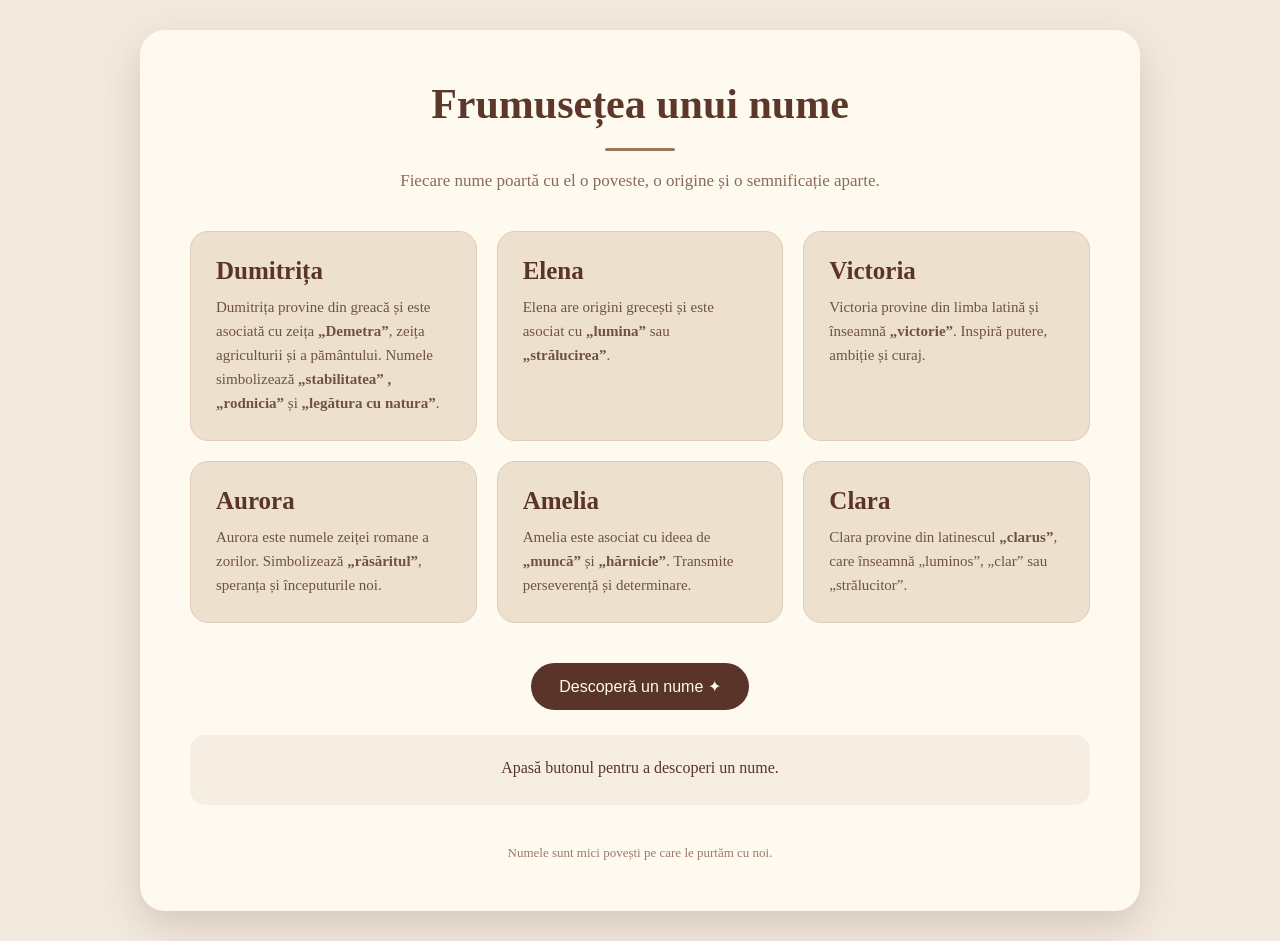
<file: Laboratorul 1/index.html>
<!DOCTYPE html>
<html lang="ro">
<head>
    <meta charset="UTF-8">
    <meta name="viewport" content="width=device-width, initial-scale=1.0">

    <title>Frumusețea unui nume</title>

    <link rel="stylesheet" href="style.css">
</head>

<body>

    <main class="pagina">

        <header>
            <h1>Frumusețea unui nume</h1>

            <div class="linie"></div>

            <p>
                Fiecare nume poartă cu el o poveste,
                o origine și o semnificație aparte.
            </p>
        </header>


        <section class="nume-container">

            <div class="card">
                <h2>Dumitrița</h2>

                <p>
                    Dumitrița provine din greacă și este asociată cu zeița
                    <strong>„Demetra”</strong>, zeița agriculturii și a pământului.
                    Numele simbolizează  <strong>„stabilitatea” ,</strong>
                    <strong>„rodnicia”</strong> și <strong>„legătura cu natura”</strong>.
                </p>
            </div>


            <div class="card">
                <h2>Elena</h2>

                <p>
                    Elena are origini grecești și este asociat cu
                    <strong>„lumina”</strong> sau
                    <strong>„strălucirea”</strong>.
                </p>
            </div>


            <div class="card">
                <h2>Victoria</h2>

                <p>
                    Victoria provine din limba latină și înseamnă
                    <strong>„victorie”</strong>.
                    Inspiră putere, ambiție și curaj.
                </p>
            </div>


            <div class="card">
                <h2>Aurora</h2>

                <p>
                    Aurora este numele zeiței romane a zorilor.
                    Simbolizează <strong>„răsăritul”</strong>,
                    speranța și începuturile noi.
                </p>
            </div>


            <div class="card">
                <h2>Amelia</h2>

                <p>
                    Amelia este asociat cu ideea de
                    <strong>„muncă”</strong> și
                    <strong>„hărnicie”</strong>.
                    Transmite perseverență și determinare.
                </p>
            </div>


            <div class="card">
                <h2>Clara</h2>

                <p>
                    Clara provine din latinescul
                    <strong>„clarus”</strong>, care înseamnă
                    „luminos”, „clar” sau „strălucitor”.
                </p>
            </div>

        </section>


        <section class="buton-zona">

            <button onclick="alegeNume()">
                Descoperă un nume ✦
            </button>

            <div id="rezultat">
                Apasă butonul pentru a descoperi un nume.
            </div>

        </section>


        <footer>
            Numele sunt mici povești pe care le purtăm cu noi.
        </footer>

    </main>


    <script src="script.js"></script>

</body>
</html>
</file>
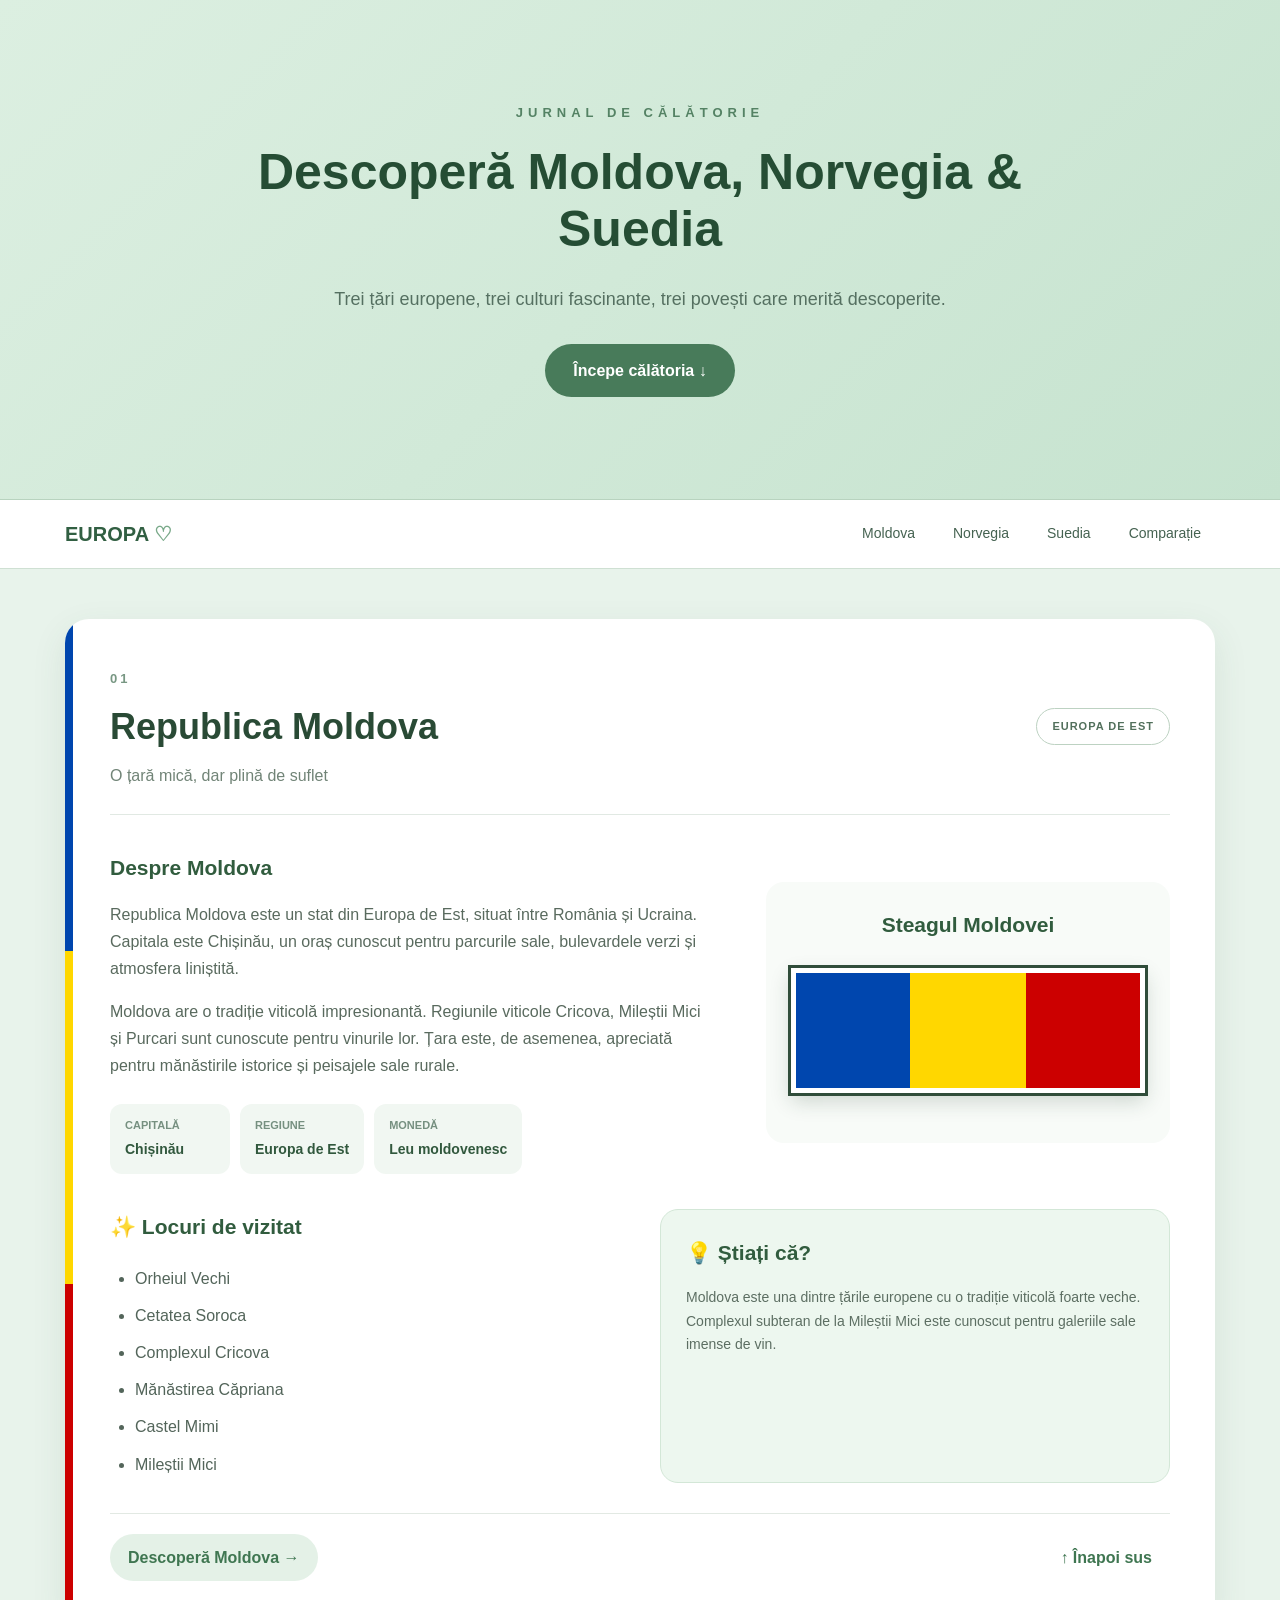
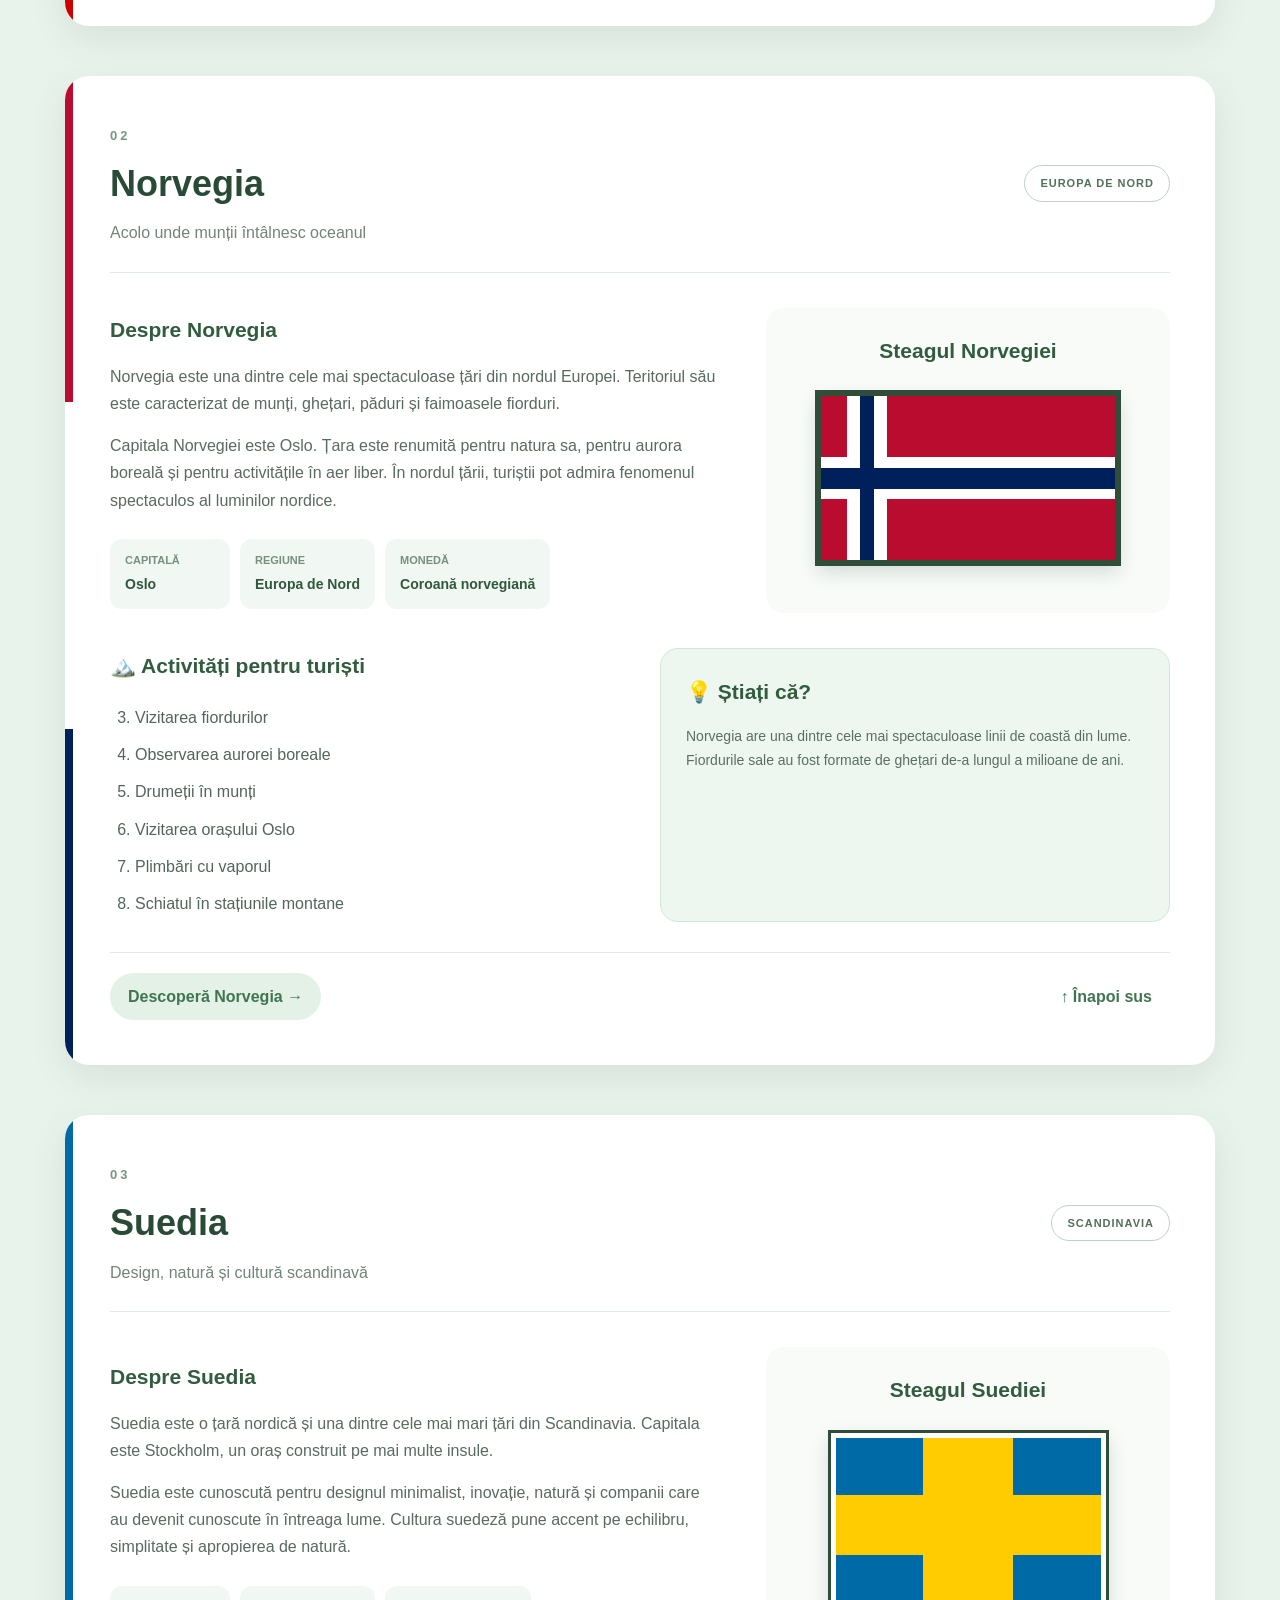
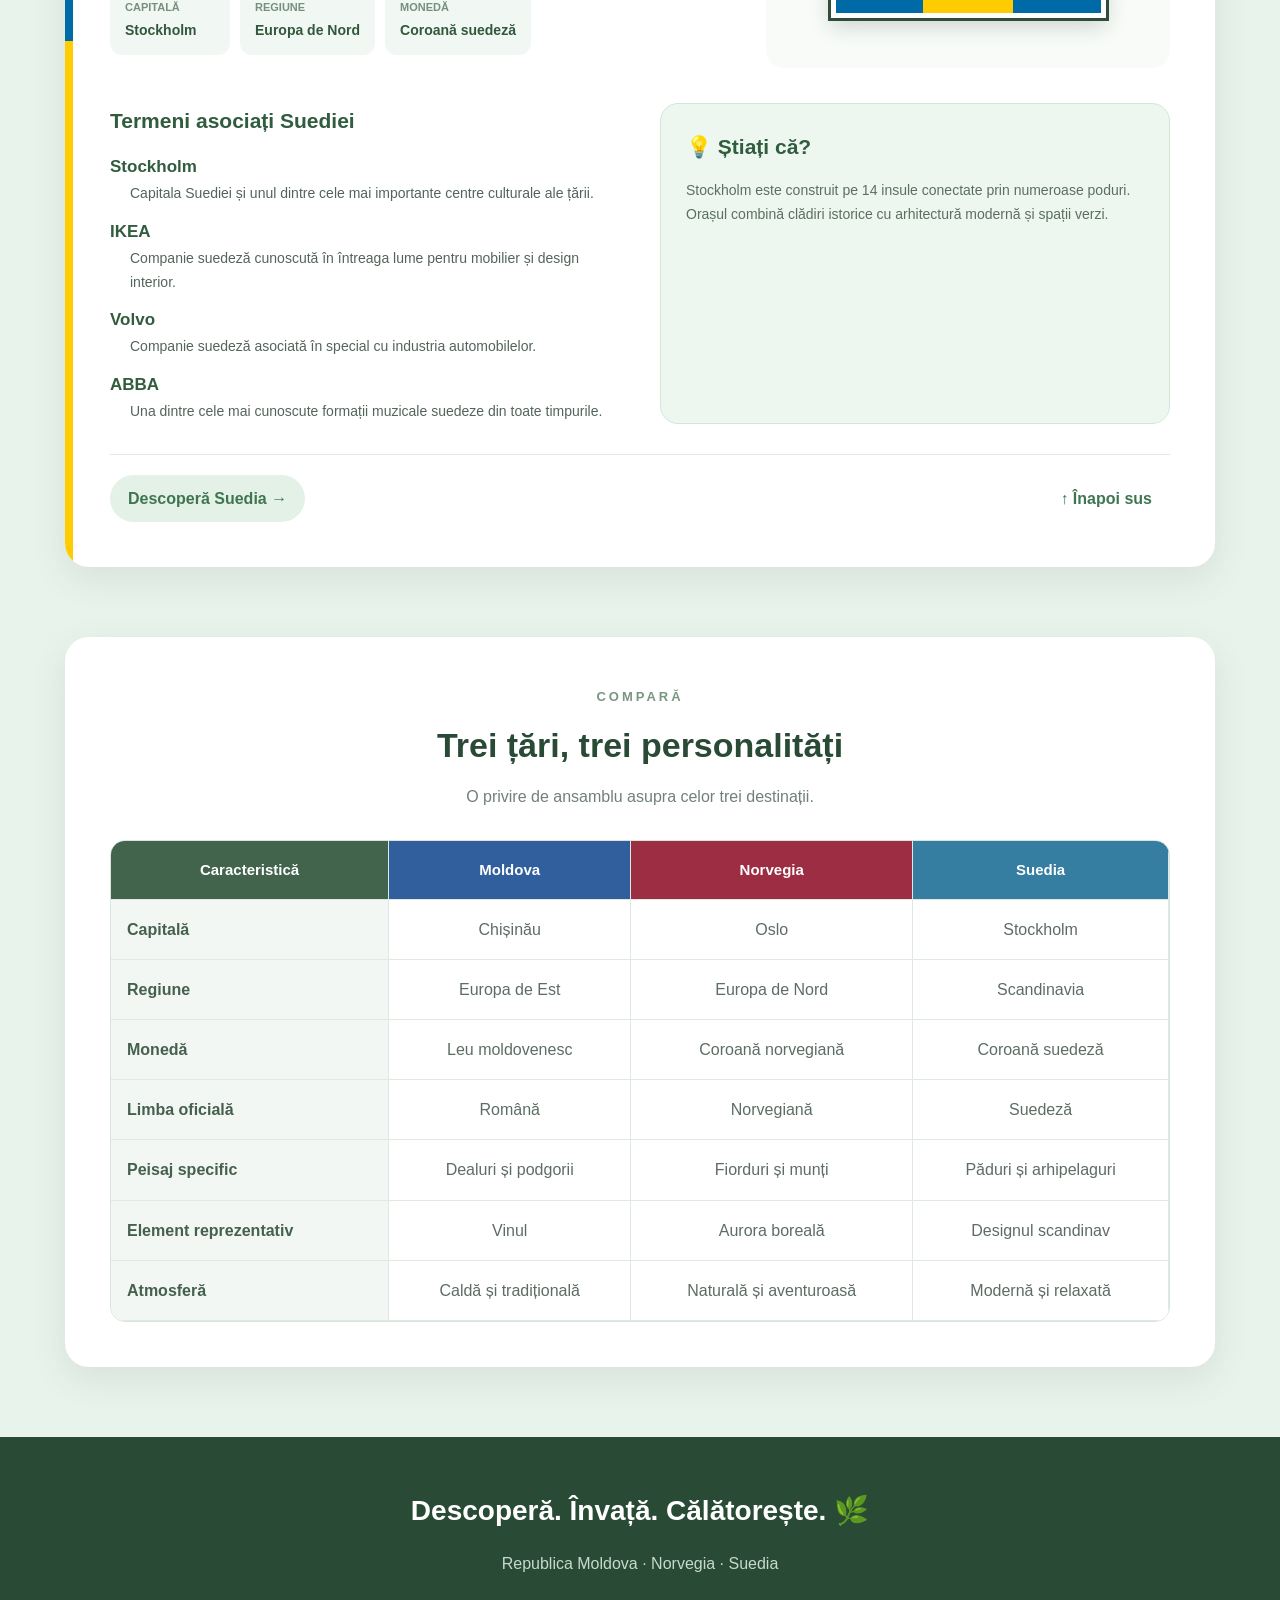
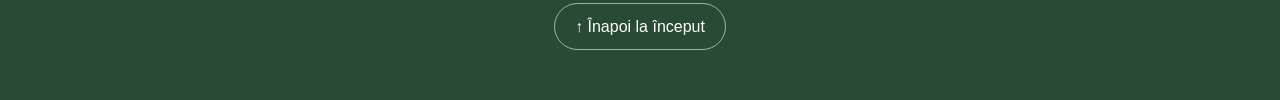
<file: Laboratorul 2/index.html>
<!DOCTYPE html>
<html lang="ro">

<head>

    <meta charset="UTF-8">
    <meta name="viewport" content="width=device-width, initial-scale=1.0">

    <title>Descoperă Europa - Moldova, Norvegia și Suedia</title>

    <link rel="stylesheet" href="style.css">

</head>


<body>

<header id="acasa">

    <div class="header-content">

        <p class="subtitle">JURNAL DE CĂLĂTORIE</p>

        <h1>Descoperă Moldova, Norvegia & Suedia</h1>

        <p class="intro">
            Trei țări europene, trei culturi fascinante,
            trei povești care merită descoperite.
        </p>

        <a href="#tari" class="buton-principal">
            Începe călătoria ↓
        </a>

    </div>

</header>

<nav>

    <div class="nav-container">

        <a href="#acasa" class="logo">
            EUROPA<span>♡</span>
        </a>

        <div class="meniu">

            <a href="#moldova"> Moldova</a>

            <a href="#norvegia"> Norvegia</a>

            <a href="#suedia"> Suedia</a>

            <a href="#comparatie">Comparație</a>

        </div>

    </div>

</nav>


<main id="tari">



<section class="tara moldova" id="moldova">

    <div class="tara-header">

        <div>

            <span class="numar">01</span>

            <h2>Republica Moldova</h2>

            <p class="slogan">
                O țară mică, dar plină de suflet
            </p>

        </div>

        <div class="badge">
            EUROPA DE EST
        </div>

    </div>


    <div class="continut-tara">


        <div class="text-tara">

            <h3>Despre Moldova</h3>

            <p>
                Republica Moldova este un stat din Europa de Est,
                situat între România și Ucraina. Capitala este
                Chișinău, un oraș cunoscut pentru parcurile sale,
                bulevardele verzi și atmosfera liniștită.
            </p>

            <p>
                Moldova are o tradiție viticolă impresionantă.
                Regiunile viticole Cricova, Mileștii Mici și
                Purcari sunt cunoscute pentru vinurile lor.
                Țara este, de asemenea, apreciată pentru
                mănăstirile istorice și peisajele sale rurale.
            </p>


            <div class="informatie">

                <div>
                    <strong>Capitală</strong>
                    <span>Chișinău</span>
                </div>

                <div>
                    <strong>Regiune</strong>
                    <span>Europa de Est</span>
                </div>

                <div>
                    <strong>Monedă</strong>
                    <span>Leu moldovenesc</span>
                </div>

            </div>

        </div>


        <div class="steag-container">

            <h3>Steagul Moldovei</h3>

            <table class="steag steag-moldova">

                <tr>
                    <td></td>
                    <td></td>
                    <td></td>

                    <td></td>
                    <td></td>
                    <td></td>

                    <td></td>
                    <td></td>
                    <td></td>
                </tr>

                <tr>
                    <td></td>
                    <td></td>
                    <td></td>

                    <td></td>
                    <td></td>
                    <td></td>

                    <td></td>
                    <td></td>
                    <td></td>
                </tr>

                <tr>
                    <td></td>
                    <td></td>
                    <td></td>

                    <td></td>
                    <td></td>
                    <td></td>

                    <td></td>
                    <td></td>
                    <td></td>
                </tr>

                <tr>
                    <td></td>
                    <td></td>
                    <td></td>

                    <td></td>
                    <td></td>
                    <td></td>

                    <td></td>
                    <td></td>
                    <td></td>
                </tr>

            </table>

        </div>

    </div>


    <div class="coloana-informatii">

        <div>

            <h3>✨ Locuri de vizitat</h3>

            <ul>

                <li>Orheiul Vechi</li>

                <li>Cetatea Soroca</li>

                <li>Complexul Cricova</li>

                <li>Mănăstirea Căpriana</li>

                <li>Castel Mimi</li>

                <li>Mileștii Mici</li>

            </ul>

        </div>


        <div class="stiati">

            <h3>💡 Știați că?</h3>

            <p>
                Moldova este una dintre țările europene cu
                o tradiție viticolă foarte veche. Complexul
                subteran de la Mileștii Mici este cunoscut
                pentru galeriile sale imense de vin.
            </p>

        </div>

    </div>


    <div class="linkuri">

        <a
            href="https://ro.wikipedia.org/wiki/Republica_Moldova"
            target="_blank"
        >
            Descoperă Moldova →
        </a>

        <a href="#acasa">
            ↑ Înapoi sus
        </a>

    </div>

</section>


<section class="tara norvegia" id="norvegia">

    <div class="tara-header">

        <div>

            <span class="numar">02</span>

            <h2>Norvegia</h2>

            <p class="slogan">
                Acolo unde munții întâlnesc oceanul
            </p>

        </div>

        <div class="badge">
            EUROPA DE NORD
        </div>

    </div>


    <div class="continut-tara">


        <div class="text-tara">

            <h3>Despre Norvegia</h3>

            <p>
                Norvegia este una dintre cele mai spectaculoase
                țări din nordul Europei. Teritoriul său este
                caracterizat de munți, ghețari, păduri și
                faimoasele fiorduri.
            </p>

            <p>
                Capitala Norvegiei este Oslo. Țara este renumită
                pentru natura sa, pentru aurora boreală și pentru
                activitățile în aer liber. În nordul țării,
                turiștii pot admira fenomenul spectaculos al
                luminilor nordice.
            </p>


            <div class="informatie">

                <div>
                    <strong>Capitală</strong>
                    <span>Oslo</span>
                </div>

                <div>
                    <strong>Regiune</strong>
                    <span>Europa de Nord</span>
                </div>

                <div>
                    <strong>Monedă</strong>
                    <span>Coroană norvegiană</span>
                </div>

            </div>

        </div>


        <div class="steag-container">

            <h3>Steagul Norvegiei</h3>
<table class="steag steag-norvegia">

    <tr>
        <td></td><td></td><td></td><td></td><td></td><td></td>
        <td></td><td></td><td></td><td></td><td></td><td></td>
        <td></td><td></td><td></td><td></td><td></td><td></td>
        <td></td><td></td><td></td><td></td>
    </tr>

    <tr>
        <td></td><td></td><td></td><td></td><td></td><td></td>
        <td></td><td></td><td></td><td></td><td></td><td></td>
        <td></td><td></td><td></td><td></td><td></td><td></td>
        <td></td><td></td><td></td><td></td>
    </tr>

    <tr>
        <td></td><td></td><td></td><td></td><td></td><td></td>
        <td></td><td></td><td></td><td></td><td></td><td></td>
        <td></td><td></td><td></td><td></td><td></td><td></td>
        <td></td><td></td><td></td><td></td>
    </tr>

    <tr>
        <td></td><td></td><td></td><td></td><td></td><td></td>
        <td></td><td></td><td></td><td></td><td></td><td></td>
        <td></td><td></td><td></td><td></td><td></td><td></td>
        <td></td><td></td><td></td><td></td>
    </tr>

    <tr>
        <td></td><td></td><td></td><td></td><td></td><td></td>
        <td></td><td></td><td></td><td></td><td></td><td></td>
        <td></td><td></td><td></td><td></td><td></td><td></td>
        <td></td><td></td><td></td><td></td>
    </tr>

    <tr>
        <td></td><td></td><td></td><td></td><td></td><td></td>
        <td></td><td></td><td></td><td></td><td></td><td></td>
        <td></td><td></td><td></td><td></td><td></td><td></td>
        <td></td><td></td><td></td><td></td>
    </tr>

    <tr>
        <td></td><td></td><td></td><td></td><td></td><td></td>
        <td></td><td></td><td></td><td></td><td></td><td></td>
        <td></td><td></td><td></td><td></td><td></td><td></td>
        <td></td><td></td><td></td><td></td>
    </tr>

    <tr>
        <td></td><td></td><td></td><td></td><td></td><td></td>
        <td></td><td></td><td></td><td></td><td></td><td></td>
        <td></td><td></td><td></td><td></td><td></td><td></td>
        <td></td><td></td><td></td><td></td>
    </tr>

    <tr>
        <td></td><td></td><td></td><td></td><td></td><td></td>
        <td></td><td></td><td></td><td></td><td></td><td></td>
        <td></td><td></td><td></td><td></td><td></td><td></td>
        <td></td><td></td><td></td><td></td>
    </tr>

    <tr>
        <td></td><td></td><td></td><td></td><td></td><td></td>
        <td></td><td></td><td></td><td></td><td></td><td></td>
        <td></td><td></td><td></td><td></td><td></td><td></td>
        <td></td><td></td><td></td><td></td>
    </tr>

    <tr>
        <td></td><td></td><td></td><td></td><td></td><td></td>
        <td></td><td></td><td></td><td></td><td></td><td></td>
        <td></td><td></td><td></td><td></td><td></td><td></td>
        <td></td><td></td><td></td><td></td>
    </tr>

    <tr>
        <td></td><td></td><td></td><td></td><td></td><td></td>
        <td></td><td></td><td></td><td></td><td></td><td></td>
        <td></td><td></td><td></td><td></td><td></td><td></td>
        <td></td><td></td><td></td><td></td>
    </tr>

    <tr>
        <td></td><td></td><td></td><td></td><td></td><td></td>
        <td></td><td></td><td></td><td></td><td></td><td></td>
        <td></td><td></td><td></td><td></td><td></td><td></td>
        <td></td><td></td><td></td><td></td>
    </tr>

    <tr>
        <td></td><td></td><td></td><td></td><td></td><td></td>
        <td></td><td></td><td></td><td></td><td></td><td></td>
        <td></td><td></td><td></td><td></td><td></td><td></td>
        <td></td><td></td><td></td><td></td>
    </tr>

    <tr>
        <td></td><td></td><td></td><td></td><td></td><td></td>
        <td></td><td></td><td></td><td></td><td></td><td></td>
        <td></td><td></td><td></td><td></td><td></td><td></td>
        <td></td><td></td><td></td><td></td>
    </tr>

    <tr>
        <td></td><td></td><td></td><td></td><td></td><td></td>
        <td></td><td></td><td></td><td></td><td></td><td></td>
        <td></td><td></td><td></td><td></td><td></td><td></td>
        <td></td><td></td><td></td><td></td>
    </tr>

</table>
        </div>

    </div>


    <div class="coloana-informatii">

        <div>

            <h3>🏔️ Activități pentru turiști</h3>

            <ol start="3">

                <li>Vizitarea fiordurilor</li>

                <li>Observarea aurorei boreale</li>

                <li>Drumeții în munți</li>

                <li>Vizitarea orașului Oslo</li>

                <li>Plimbări cu vaporul</li>

                <li>Schiatul în stațiunile montane</li>

            </ol>

        </div>


        <div class="stiati">

            <h3>💡 Știați că?</h3>

            <p>
                Norvegia are una dintre cele mai spectaculoase
                linii de coastă din lume. Fiordurile sale au fost
                formate de ghețari de-a lungul a milioane de ani.
            </p>

        </div>

    </div>


    <div class="linkuri">

        <a
            href="https://ro.wikipedia.org/wiki/Norvegia"
            target="_blank"
        >
            Descoperă Norvegia →
        </a>

        <a href="#acasa">
            ↑ Înapoi sus
        </a>

    </div>

</section>


<section class="tara suedia" id="suedia">

    <div class="tara-header">

        <div>

            <span class="numar">03</span>

            <h2>Suedia</h2>

            <p class="slogan">
                Design, natură și cultură scandinavă
            </p>

        </div>

        <div class="badge">
            SCANDINAVIA
        </div>

    </div>


    <div class="continut-tara">


        <div class="text-tara">

            <h3>Despre Suedia</h3>

            <p>
                Suedia este o țară nordică și una dintre cele mai
                mari țări din Scandinavia. Capitala este Stockholm,
                un oraș construit pe mai multe insule.
            </p>

            <p>
                Suedia este cunoscută pentru designul minimalist,
                inovație, natură și companii care au devenit
                cunoscute în întreaga lume. Cultura suedeză
                pune accent pe echilibru, simplitate și apropierea
                de natură.
            </p>


            <div class="informatie">

                <div>
                    <strong>Capitală</strong>
                    <span>Stockholm</span>
                </div>

                <div>
                    <strong>Regiune</strong>
                    <span>Europa de Nord</span>
                </div>

                <div>
                    <strong>Monedă</strong>
                    <span>Coroană suedeză</span>
                </div>

            </div>

        </div>


        <!-- STEAG -->

        <div class="steag-container">

            <h3>Steagul Suediei</h3>

            <table class="steag steag-suedia">

                <tr>
                    <td></td>
                    <td></td>
                    <td></td>
                    <td></td>
                    <td></td>
                    <td></td>
                </tr>

                <tr>
                    <td></td>
                    <td></td>
                    <td></td>
                    <td></td>
                    <td></td>
                    <td></td>
                </tr>

                <tr>
                    <td></td>
                    <td></td>
                    <td></td>
                    <td></td>
                    <td></td>
                    <td></td>
                </tr>

                <tr>
                    <td></td>
                    <td></td>
                    <td></td>
                    <td></td>
                    <td></td>
                    <td></td>
                </tr>

                <tr>
                    <td></td>
                    <td></td>
                    <td></td>
                    <td></td>
                    <td></td>
                    <td></td>
                </tr>

                <tr>
                    <td></td>
                    <td></td>
                    <td></td>
                    <td></td>
                    <td></td>
                    <td></td>
                </tr>

            </table>

        </div>

    </div>


    <div class="coloana-informatii">

        <div>

            <h3>Termeni asociați Suediei</h3>

            <dl>

                <dt>Stockholm</dt>

                <dd>
                    Capitala Suediei și unul dintre cele mai
                    importante centre culturale ale țării.
                </dd>


                <dt>IKEA</dt>

                <dd>
                    Companie suedeză cunoscută în întreaga lume
                    pentru mobilier și design interior.
                </dd>


                <dt>Volvo</dt>

                <dd>
                    Companie suedeză asociată în special
                    cu industria automobilelor.
                </dd>


                <dt>ABBA</dt>

                <dd>
                    Una dintre cele mai cunoscute formații
                    muzicale suedeze din toate timpurile.
                </dd>

            </dl>

        </div>


        <div class="stiati">

            <h3>💡 Știați că?</h3>

            <p>
                Stockholm este construit pe 14 insule conectate
                prin numeroase poduri. Orașul combină clădiri
                istorice cu arhitectură modernă și spații verzi.
            </p>

        </div>

    </div>


    <div class="linkuri">

        <a
            href="https://ro.wikipedia.org/wiki/Suedia"
            target="_blank"
        >
            Descoperă Suedia →
        </a>

        <a href="#acasa">
            ↑ Înapoi sus
        </a>

    </div>

</section>


<section class="comparatie" id="comparatie">

    <div class="titlu-comparatie">

        <span class="numar">COMPARĂ</span>

        <h2>Trei țări, trei personalități</h2>

        <p>
            O privire de ansamblu asupra celor trei destinații.
        </p>

    </div>


    <div class="tabel-wrapper">

        <table class="tabel-comparativ">

            <thead>

                <tr>

                    <th>Caracteristică</th>

                    <th class="cap-moldova">
                         Moldova
                    </th>

                    <th class="cap-norvegia">
                         Norvegia
                    </th>

                    <th class="cap-suedia">
                         Suedia
                    </th>

                </tr>

            </thead>


            <tbody>

                <tr>

                    <td>Capitală</td>

                    <td>Chișinău</td>

                    <td>Oslo</td>

                    <td>Stockholm</td>

                </tr>


                <tr>

                    <td>Regiune</td>

                    <td>Europa de Est</td>

                    <td>Europa de Nord</td>

                    <td>Scandinavia</td>

                </tr>


                <tr>

                    <td>Monedă</td>

                    <td>Leu moldovenesc</td>

                    <td>Coroană norvegiană</td>

                    <td>Coroană suedeză</td>

                </tr>


                <tr>

                    <td>Limba oficială</td>

                    <td>Română</td>

                    <td>Norvegiană</td>

                    <td>Suedeză</td>

                </tr>


                <tr>

                    <td>Peisaj specific</td>

                    <td>Dealuri și podgorii</td>

                    <td>Fiorduri și munți</td>

                    <td>Păduri și arhipelaguri</td>

                </tr>


                <tr>

                    <td>Element reprezentativ</td>

                    <td>Vinul</td>

                    <td>Aurora boreală</td>

                    <td>Designul scandinav</td>

                </tr>


                <tr>

                    <td>Atmosferă</td>

                    <td>Caldă și tradițională</td>

                    <td>Naturală și aventuroasă</td>

                    <td>Modernă și relaxată</td>

                </tr>

            </tbody>

        </table>

    </div>

</section>


</main>

<footer>

    <div class="footer-content">

        <h2>Descoperă. Învață. Călătorește. 🌿</h2>

        
        <p>
            Republica Moldova · Norvegia · Suedia
        </p>

        <a href="#acasa" class="buton-footer">
            ↑ Înapoi la început
        </a>

    </div>

</footer>


</body>

</html>
</file>
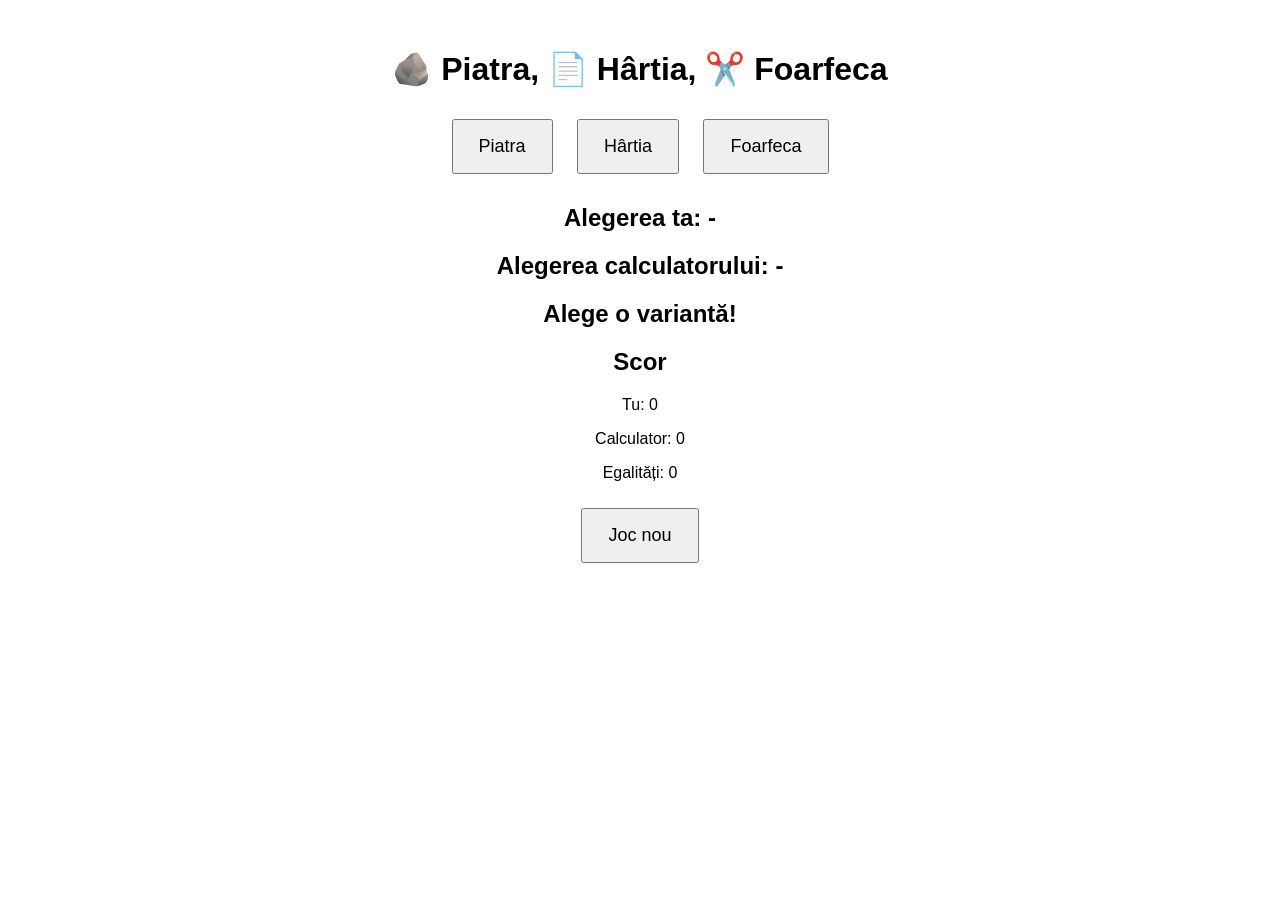
<file: Laboratorul 3/index.html>
<!DOCTYPE html>
<html lang="ro">
<head>
    <meta charset="UTF-8">
    <title>Piatra Hârtia Foarfeca</title>

    <style>
        body {
            font-family: Arial, sans-serif;
            text-align: center;
            margin-top: 50px;
        }

        button {
            padding: 15px 25px;
            margin: 10px;
            font-size: 18px;
            cursor: pointer;
        }

        #result {
            font-size: 24px;
            font-weight: bold;
        }
    </style>
</head>

<body>

    <h1>🪨 Piatra, 📄 Hârtia, ✂️ Foarfeca</h1>

    <button id="rock">Piatra</button>
    <button id="paper">Hârtia</button>
    <button id="scissors">Foarfeca</button>

    <h2 id="playerChoice">Alegerea ta: -</h2>

    <h2 id="computerChoice">Alegerea calculatorului: -</h2>

    <h2 id="result">Alege o variantă!</h2>

    <h2>Scor</h2>

    <p>Tu: <span id="playerScore">0</span></p>
    <p>Calculator: <span id="computerScore">0</span></p>
    <p>Egalități: <span id="draws">0</span></p>

    <button id="newGame">Joc nou</button>

    <script src="script.js"></script>

</body>
</html>
</file>
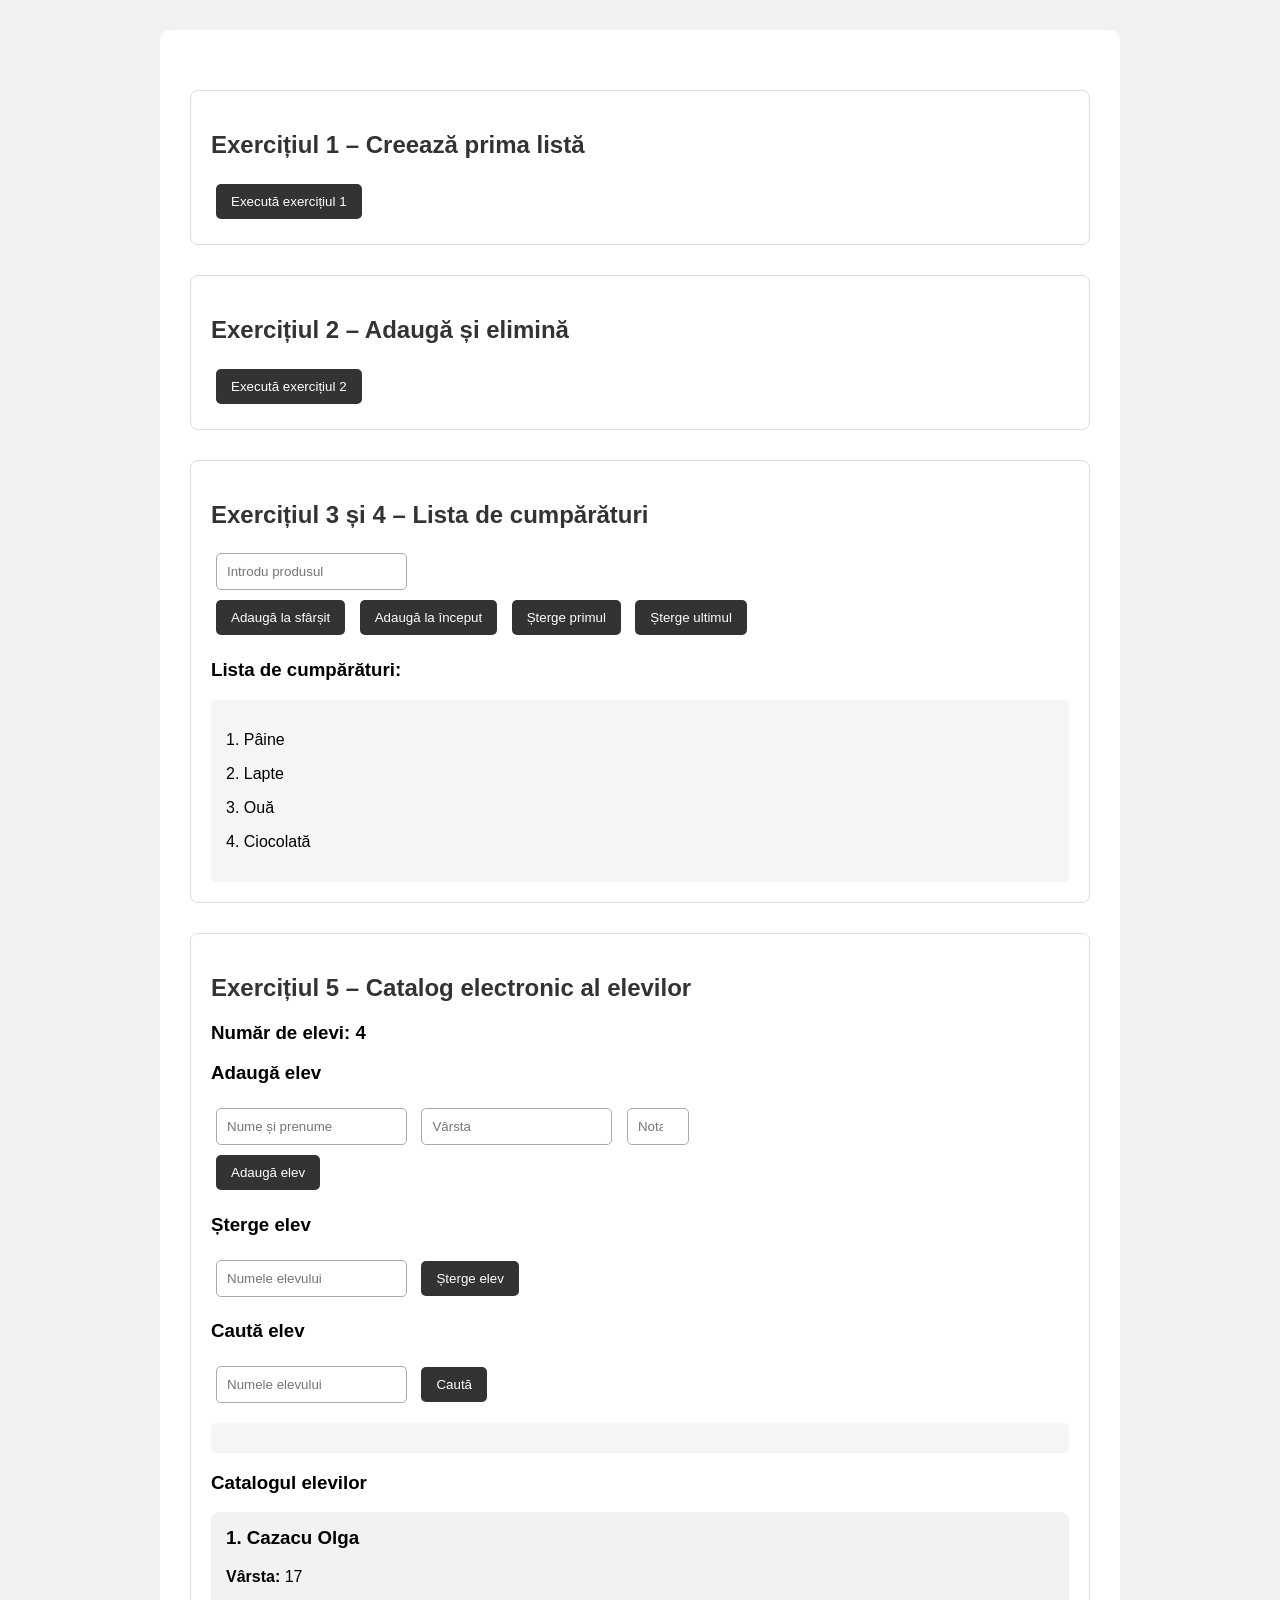
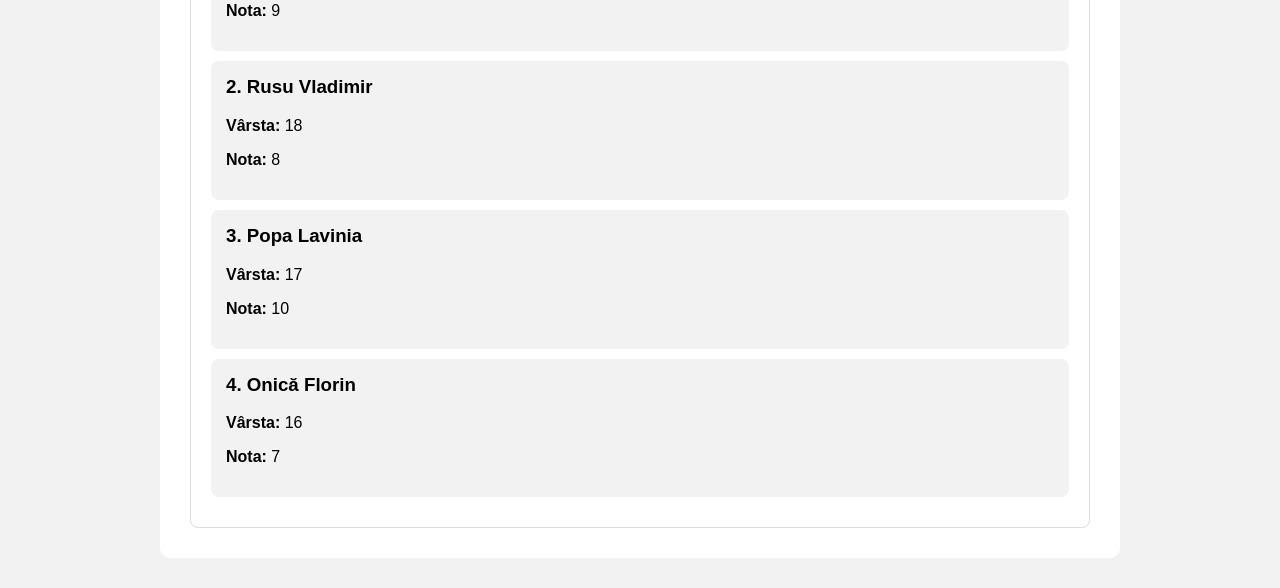
<file: Laboratorul 4/index.html>
<!DOCTYPE html>
<html lang="ro">

<head>
    <meta charset="UTF-8">
    <meta name="viewport" content="width=device-width, initial-scale=1.0">

    <title>Laboratorul 4 - Liste și metodele Array</title>

    <style>
        body {
            font-family: Arial, sans-serif;
            background-color: #f2f2f2;
            margin: 0;
            padding: 30px;
        }

        .container {
            max-width: 900px;
            margin: auto;
            background-color: white;
            padding: 30px;
            border-radius: 10px;
        }

        h1 {
            text-align: center;
        }

        section {
            margin-top: 30px;
            padding: 20px;
            border: 1px solid #ddd;
            border-radius: 8px;
        }

        h2 {
            color: #333;
        }

        input {
            padding: 10px;
            margin: 5px;
            border: 1px solid #aaa;
            border-radius: 5px;
        }

        button {
            padding: 10px 15px;
            margin: 5px;
            border: none;
            border-radius: 5px;
            cursor: pointer;
            background-color: #333;
            color: white;
        }

        button:hover {
            background-color: #555;
        }

        .rezultat {
            margin-top: 15px;
            padding: 15px;
            background-color: #f5f5f5;
            border-radius: 5px;
        }

        .elev {
            padding: 15px;
            margin: 10px 0;
            background-color: #f2f2f2;
            border-radius: 8px;
        }

        .elev h3 {
            margin-top: 0;
        }

        .mesaj {
            font-weight: bold;
            margin-top: 10px;
        }
    </style>
</head>

<body>

<div class="container">

    <section>

        <h2>Exercițiul 1 – Creează prima listă</h2>

        <button onclick="exercitiul1()">
            Execută exercițiul 1
        </button>

    </section>


    <section>

        <h2>Exercițiul 2 – Adaugă și elimină</h2>

        <button onclick="exercitiul2()">
            Execută exercițiul 2
        </button>


    </section>


    <section>

        <h2>Exercițiul 3 și 4 – Lista de cumpărături</h2>

        <input
            type="text"
            id="produsInput"
            placeholder="Introdu produsul"
        >

        <br>

        <button onclick="adaugaLaSfarsit()">
            Adaugă la sfârșit
        </button>

        <button onclick="adaugaLaInceput()">
            Adaugă la început
        </button>

        <button onclick="stergePrimul()">
            Șterge primul
        </button>

        <button onclick="stergeUltimul()">
            Șterge ultimul
        </button>

        <h3>Lista de cumpărături:</h3>

        <div id="listaProduse" class="rezultat"></div>

    </section>


    <section>

        <h2>Exercițiul 5 – Catalog electronic al elevilor</h2>

        <h3 id="numarElevi">
            Număr de elevi: 0
        </h3>


        <h3>Adaugă elev</h3>

        <input
            type="text"
            id="nume"
            placeholder="Nume și prenume"
        >

        <input
            type="number"
            id="varsta"
            placeholder="Vârsta"
        >

        <input
            type="number"
            id="nota"
            placeholder="Nota"
            min="1"
            max="10"
        >

        <br>

        <button onclick="adaugaElev()">
            Adaugă elev
        </button>


        <h3>Șterge elev</h3>

        <input
            type="text"
            id="numeStergere"
            placeholder="Numele elevului"
        >

        <button onclick="stergeElev()">
            Șterge elev
        </button>


        <h3>Caută elev</h3>

        <input
            type="text"
            id="numeCautare"
            placeholder="Numele elevului"
        >

        <button onclick="cautaElev()">
            Caută
        </button>

        <div id="rezultatCautare" class="rezultat"></div>


        <h3>Catalogul elevilor</h3>

        <div id="catalog"></div>

    </section>

</div>


<script src="script.js"></script>

</body>

</html>
</file>
<file: Laboratorul 1/style.css>
* {
    margin: 0;
    padding: 0;
    box-sizing: border-box;
}


body {
    font-family: Georgia, serif;
    background: #f3eadf;
    color: #4b2e24;

    min-height: 100vh;

    display: flex;
    justify-content: center;
    align-items: center;

    padding: 30px;
}


.pagina {
    width: 100%;
    max-width: 1000px;

    background: #fffaf0;

    border-radius: 25px;

    padding: 50px;

    box-shadow: 0 15px 40px rgba(75, 46, 36, 0.18);
}


header {
    text-align: center;
    margin-bottom: 40px;
}


header h1 {
    font-size: 42px;
    color: #5c382b;

    margin-bottom: 12px;
}


header p {
    color: #8a6a58;
    font-size: 17px;
}


.linie {
    width: 70px;
    height: 3px;

    background: #9a765f;

    margin: 20px auto;

    border-radius: 10px;
}


.nume-container {
    display: grid;

    grid-template-columns: repeat(
        auto-fit,
        minmax(220px, 1fr)
    );

    gap: 20px;
}


.card {
    background: #eee0cf;

    padding: 25px;

    border-radius: 18px;

    border: 1px solid #dfcbb6;

    transition: 0.3s;
}


.card:hover {
    transform: translateY(-6px);

    box-shadow:
        0 10px 20px rgba(75, 46, 36, 0.15);
}


.card h2 {
    color: #5a3428;

    margin-bottom: 10px;

    font-size: 25px;
}


.card p {
    color: #705244;

    line-height: 1.6;

    font-size: 15px;
}


.buton-zona {
    text-align: center;

    margin-top: 40px;
}


button {
    background: #5a3428;

    color: #fffaf0;

    border: none;

    padding: 14px 28px;

    border-radius: 30px;

    font-size: 16px;

    cursor: pointer;

    transition: 0.3s;
}


button:hover {
    background: #7b5140;

    transform: scale(1.05);
}


#rezultat {
    margin-top: 25px;

    padding: 20px;

    background: #f7eee3;

    border-radius: 15px;

    min-height: 70px;

    color: #5a3428;

    line-height: 1.6;
}


footer {
    text-align: center;

    margin-top: 40px;

    color: #9a7a68;

    font-size: 13px;
}
</file>
<file: Laboratorul 2/style.css>
* {
    box-sizing: border-box;
    margin: 0;
    padding: 0;
}


html {
    scroll-behavior: smooth;
}


body {
    font-family: Arial, Helvetica, sans-serif;
    background-color: #e8f3eb;
    color: #24352b;
    line-height: 1.7;
}

header {
    background: linear-gradient(
        135deg,
        #dcefe1,
        #c6e3cf
    );

    min-height: 500px;

    display: flex;
    align-items: center;
    justify-content: center;

    text-align: center;

    padding: 60px 20px;

    border-bottom: 1px solid #b8d3bf;
}


.header-content {
    max-width: 850px;
}


.subtitle {
    color: #548264;
    letter-spacing: 5px;
    font-size: 13px;
    font-weight: bold;
    margin-bottom: 20px;
}


header h1 {
    color: #254d34;
    font-size: 50px;
    line-height: 1.15;
    margin-bottom: 25px;
}


.intro {
    max-width: 650px;
    margin: 0 auto 30px;
    color: #557061;
    font-size: 18px;
}


.buton-principal {
    display: inline-block;

    background-color: #487b5a;
    color: white;

    text-decoration: none;

    padding: 13px 28px;

    border-radius: 30px;

    font-weight: bold;

    transition: 0.3s;
}


.buton-principal:hover {
    background-color: #315f42;
    transform: translateY(-3px);
}

nav {
    background-color: #ffffff;
    border-bottom: 1px solid #cfe0d3;

    position: sticky;
    top: 0;

    z-index: 100;
}


.nav-container {
    max-width: 1200px;
    margin: auto;

    display: flex;
    justify-content: space-between;
    align-items: center;

    padding: 14px 25px;
}


.logo {
    color: #315f42;
    font-weight: bold;
    text-decoration: none;
    font-size: 20px;
}


.logo span {
    color: #79a989;
    margin-left: 5px;
}


.meniu {
    display: flex;
    gap: 10px;
}


.meniu a {
    color: #456251;
    text-decoration: none;

    padding: 8px 14px;

    border-radius: 20px;

    transition: 0.3s;

    font-size: 14px;
}


.meniu a:hover {
    background-color: #e0efe4;
    color: #315f42;
}

.tara {
    width: 90%;
    max-width: 1150px;

    margin: 50px auto;

    padding: 45px;

    background-color: white;

    border-radius: 24px;

    box-shadow: 0 12px 35px rgba(60, 90, 70, 0.10);

    position: relative;

    overflow: hidden;
}



.tara::before {
    content: "";

    position: absolute;

    left: 0;
    top: 0;

    width: 8px;
    height: 100%;
}


.moldova::before {
    background: linear-gradient(
        to bottom,
        #0046ae 33%,
        #ffd700 33%,
        #ffd700 66%,
        #cc0000 66%
    );
}


.norvegia::before {
    background: linear-gradient(
        to bottom,
        #ba0c2f 33%,
        white 33%,
        white 66%,
        #00205b 66%
    );
}


.suedia::before {
    background: linear-gradient(
        to bottom,
        #006aa7 50%,
        #fecc00 50%
    );
}

.tara-header {
    display: flex;

    justify-content: space-between;
    align-items: center;

    margin-bottom: 35px;

    border-bottom: 1px solid #e1e9e3;

    padding-bottom: 25px;
}


.numar {
    color: #789783;

    font-size: 13px;

    font-weight: bold;

    letter-spacing: 3px;
}


.tara h2 {
    font-size: 36px;

    color: #294a35;

    margin: 5px 0;
}


.slogan {
    color: #718477;

    font-size: 16px;
}


.badge {
    border: 1px solid #bdd2c2;

    color: #52705c;

    padding: 8px 15px;

    border-radius: 20px;

    font-size: 11px;

    font-weight: bold;

    letter-spacing: 1px;
}

.continut-tara {
    display: grid;

    grid-template-columns: 1.5fr 1fr;

    gap: 50px;

    align-items: center;
}


.text-tara h3,
.steag-container h3,
.coloana-informatii h3 {
    color: #315c3e;

    margin-bottom: 15px;

    font-size: 21px;
}


.text-tara p {
    color: #596a5e;

    margin-bottom: 15px;
}

.informatie {
    display: flex;

    gap: 10px;

    margin-top: 25px;
}

.informatie div {
    background-color: #f1f7f2;

    padding: 12px 15px;

    border-radius: 12px;

    min-width: 120px;
}

.informatie strong {
    display: block;

    font-size: 11px;

    color: #769080;

    text-transform: uppercase;
}


.informatie span {
    color: #31583d;

    font-weight: bold;

    font-size: 14px;
}

.steag-container {
    text-align: center;

    padding: 25px;

    border-radius: 18px;

    background-color: #f8fbf8;
}

.steag {
    border-collapse: collapse;

    margin: 25px auto;

    border: 5px solid white;

    outline: 3px solid #304d3a;

    box-shadow: 0 8px 20px rgba(30, 60, 40, 0.20);
}

.steag td {
    width: 45px;
    height: 30px;

    padding: 0;
}

.steag-moldova td:nth-child(1),
.steag-moldova td:nth-child(2),
.steag-moldova td:nth-child(3) {
    background-color: #0046ae;
}


.steag-moldova td:nth-child(4),
.steag-moldova td:nth-child(5),
.steag-moldova td:nth-child(6) {
    background-color: #ffd700;
}


.steag-moldova td:nth-child(7),
.steag-moldova td:nth-child(8),
.steag-moldova td:nth-child(9) {
    background-color: #cc0000;
}

.steag-norvegia {
    width: 300px;
    height: 170px;
    table-layout: fixed;
    border-collapse: collapse;
    margin: 25px auto;
    border: 3px solid #304d3a;
    box-shadow: 0 8px 18px rgba(30, 60, 40, 0.18);
}

.steag-norvegia td {
    width: 11.11%;
    height: 10px;
    padding: 0;
    border: none;
    background-color: #ba0c2f;
}

/* Banda albă orizontală */
.steag-norvegia tr:nth-child(7) td,
.steag-norvegia tr:nth-child(10) td {
    background-color: white;
}

/* Benzile albe verticale */
.steag-norvegia tr td:nth-child(3),
.steag-norvegia tr td:nth-child(5) {
    background-color: white;
}

/* Crucea albastră orizontală */
.steag-norvegia tr:nth-child(8) td,
.steag-norvegia tr:nth-child(9) td {
    background-color: #00205b;
}

/* Crucea albastră verticală */
.steag-norvegia tr td:nth-child(4) {
    background-color: #00205b;
}

.steag-suedia td {
    background-color: #006aa7;
}


.steag-suedia tr:nth-child(1) td:nth-child(3),
.steag-suedia tr:nth-child(1) td:nth-child(4),

.steag-suedia tr:nth-child(2) td:nth-child(3),
.steag-suedia tr:nth-child(2) td:nth-child(4),

.steag-suedia tr:nth-child(3) td,
.steag-suedia tr:nth-child(4) td,

.steag-suedia tr:nth-child(5) td:nth-child(3),
.steag-suedia tr:nth-child(5) td:nth-child(4),

.steag-suedia tr:nth-child(6) td:nth-child(3),
.steag-suedia tr:nth-child(6) td:nth-child(4) {
    background-color: #fecc00;
}



.coloana-informatii {
    display: grid;

    grid-template-columns: 1fr 1fr;

    gap: 40px;

    margin-top: 35px;
}


ul,
ol {
    padding-left: 25px;

    color: #53655a;
}


li {
    padding: 5px 0;
}


dl {
    color: #53655a;
}


dt {
    color: #315c3e;

    font-size: 17px;

    font-weight: bold;

    margin-top: 12px;
}


dd {
    margin-left: 20px;

    font-size: 14px;
}



.stiati {
    background-color: #edf7ef;

    border: 1px solid #d3e7d7;

    border-radius: 18px;

    padding: 25px;
}


.stiati p {
    color: #5c6e62;

    font-size: 14px;
}

.linkuri {
    display: flex;

    justify-content: space-between;

    align-items: center;

    margin-top: 30px;

    padding-top: 20px;

    border-top: 1px solid #e2e9e3;
}


.linkuri a {
    color: #3f7651;

    text-decoration: none;

    font-weight: bold;

    padding: 10px 18px;

    border-radius: 25px;

    transition: 0.3s;
}


.linkuri a:first-child {
    background-color: #e4f1e7;
}


.linkuri a:hover {
    background-color: #3f7651;

    color: white;
}


.comparatie {
    width: 90%;

    max-width: 1150px;

    margin: 70px auto;

    background-color: #ffffff;

    border-radius: 24px;

    padding: 45px;

    box-shadow: 0 12px 35px rgba(60, 90, 70, 0.10);
}


.titlu-comparatie {
    text-align: center;

    margin-bottom: 30px;
}


.titlu-comparatie h2 {
    color: #294a35;

    font-size: 34px;

    margin: 8px 0;
}


.titlu-comparatie p {
    color: #708177;
}


.tabel-wrapper {
    overflow-x: auto;
}


.tabel-comparativ {
    width: 100%;

    border-collapse: separate;

    border-spacing: 0;

    overflow: hidden;

    border-radius: 15px;

    border: 1px solid #d9e5dc;
}


.tabel-comparativ th,
.tabel-comparativ td {
    padding: 16px;

    text-align: center;

    border-right: 1px solid #e0e8e2;

    border-bottom: 1px solid #e0e8e2;
}


.tabel-comparativ th {
    color: white;

    font-size: 15px;
}


.tabel-comparativ th:first-child {
    background-color: #42644d;
}


.cap-moldova {
    background-color: #315f9e;
}


.cap-norvegia {
    background-color: #9d2d43;
}


.cap-suedia {
    background-color: #357da1;
}


.tabel-comparativ td:first-child {
    text-align: left;

    font-weight: bold;

    color: #46604e;

    background-color: #f2f7f3;
}


.tabel-comparativ td {
    color: #5d6d63;

    background-color: white;
}


.tabel-comparativ tr:hover td {
    background-color: #edf6ef;
}

footer {
    background-color: #294b35;

    color: white;

    text-align: center;

    padding: 50px 20px;
}


.footer-content {
    max-width: 700px;

    margin: auto;
}


footer h2 {
    font-size: 28px;

    margin-bottom: 15px;
}


footer p {
    color: #c7d9cc;

    margin: 6px;
}


.buton-footer {
    display: inline-block;

    margin-top: 20px;

    color: white;

    border: 1px solid #9ab9a3;

    padding: 9px 20px;

    border-radius: 25px;

    text-decoration: none;

    transition: 0.3s;
}


.buton-footer:hover {
    background-color: white;

    color: #294b35;
}


@media (max-width: 850px) {

    header h1 {
        font-size: 38px;
    }


    .nav-container {
        flex-direction: column;

        gap: 10px;
    }


    .meniu {
        flex-wrap: wrap;

        justify-content: center;
    }


    .tara {
        width: 94%;

        padding: 30px 25px;
    }


    .continut-tara {
        grid-template-columns: 1fr;

        gap: 30px;
    }


    .coloana-informatii {
        grid-template-columns: 1fr;
    }


    .tara-header {
        flex-direction: column;

        align-items: flex-start;

        gap: 15px;
    }


    .informatie {
        flex-wrap: wrap;
    }

}


@media (max-width: 550px) {

    header {
        min-height: 430px;

        padding: 40px 15px;
    }


    header h1 {
        font-size: 30px;
    }


    .intro {
        font-size: 16px;
    }


    .tara h2 {
        font-size: 28px;
    }


    .comparatie {
        width: 94%;

        padding: 25px 15px;
    }


    .steag td {
        width: 35px;

        height: 25px;
    }

}
</file>
